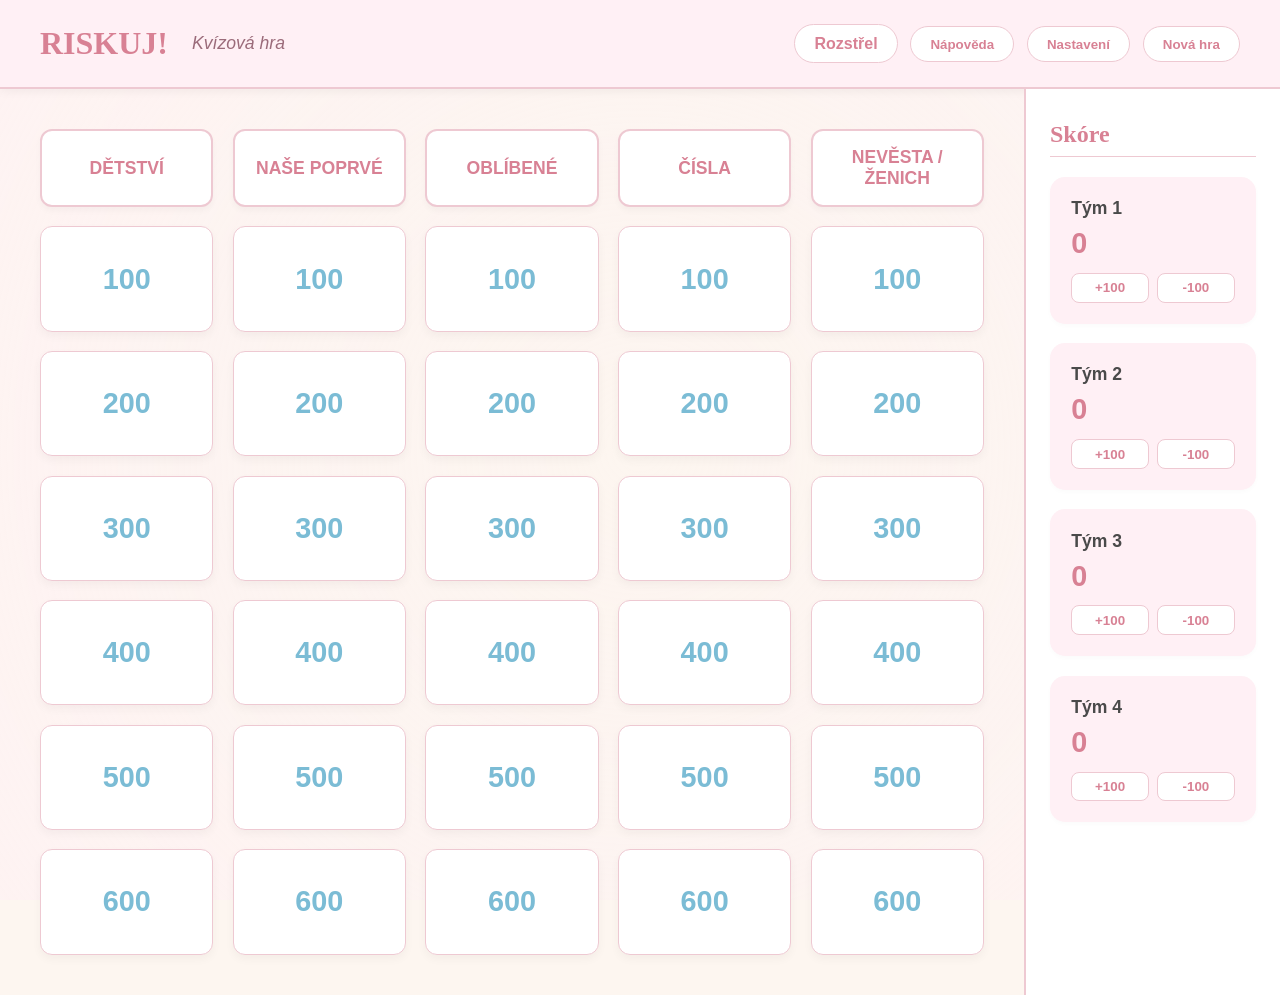
<file: index.html>
<!DOCTYPE html>
<html lang="cs">
<head>
    <meta charset="UTF-8">
    <meta name="viewport" content="width=device-width, initial-scale=1.0">
    <title>RISKUJ!</title>
    <link rel="stylesheet" href="style.css">
</head>
<body>
    <div id="app">
        <header>
            <h1>RISKUJ!</h1>
            <p>Kvízová hra</p>
            <div class="header-buttons">
                <a href="final.html" class="final-btn-link">Rozstřel</a>
                <button id="btn-help">Nápověda</button>
                <button id="btn-settings">Nastavení</button>
                <button id="btn-new-game">Nová hra</button>
            </div>
        </header>

        <main>
            <div id="game-board" class="game-board">
                <!-- Generováno JS -->
            </div>
        </main>

        <aside id="scoreboard">
            <h2>Skóre</h2>
            <div id="teams-list">
                <!-- Generováno JS -->
            </div>
        </aside>

        <!-- Modal Otázka -->
        <div id="modal-question" class="modal">
            <div class="modal-content">
                <div id="q-header">
                    <span id="q-category">Kategorie</span>
                    <div id="q-timer" class="q-timer q-timer-hidden">20</div>
                    <span id="q-points">100</span>
                </div>
                <div id="q-body">
                    <p id="q-text">Otázka...</p>
                </div>
                <div id="q-answer-container" class="hidden">
                    <p id="q-answer">Odpověď...</p>
                </div>
                <div id="q-footer">
                    <button id="btn-show-answer">Zobrazit odpověď</button>
                    <div id="q-actions" class="hidden">
                        <div id="active-team-shortcut" class="hidden">
                            <p>Tým na řadě: <strong id="active-team-name-display"></strong></p>
                            <div class="active-team-btns">
                                <button id="btn-active-correct" class="q-team-btn correct">SPRÁVNĚ (+)</button>
                                <button id="btn-active-wrong" class="q-team-btn wrong">ŠPATNĚ (-)</button>
                            </div>
                            <hr style="margin: 2rem 0; border: 0; border-top: 1px solid var(--border-color); opacity: 0.5;">
                        </div>
                        <p id="q-other-teams-label">Odpověděl jiný tým?</p>
                        <div id="q-team-buttons"></div>
                        <button id="btn-nobody">Nikdo / Zavřít</button>
                    </div>
                </div>
            </div>
        </div>

        <!-- Modal Nastavení -->
        <div id="modal-settings" class="modal">
            <div class="modal-content">
                <h2>Nastavení</h2>
                <div class="settings-section">
                    <h3>Týmy</h3>
                    <div id="settings-teams-list"></div>
                    <button id="btn-add-team">Přidat tým</button>
                </div>
                <div class="settings-section">
                    <h3>Akce</h3>
                    <button id="btn-reset-teams">Obnovit výchozí názvy týmů</button>
                    <button id="btn-reset-game">Resetovat vše</button>
                </div>
                <button id="btn-close-settings">Zavřít</button>
            </div>
        </div>

        <!-- Modal Konec hry -->
        <div id="modal-endgame" class="modal">
            <div class="modal-content">
                <h2>Konec hry</h2>
                <div id="endgame-results"></div>
                <button id="btn-restart">Hrát znovu</button>
                <a href="final.html" class="final-link">Pokračovat do finále (Rozstřel) →</a>
            </div>
        </div>

        <!-- Modal Nápověda -->
        <div id="modal-help" class="modal">
            <div class="modal-content help-content">
                <h2>Jak hrát RISKUJ!</h2>
                <div class="help-section">
                    <h3>Pravidla hry</h3>
                    <ul>
                        <li>Hra je rozdělena do 5 kategorií s otázkami různé bodové hodnoty (100–600 bodů).</li>
                        <li>Tým, který je na řadě, si vybere kategorii a bodovou hodnotu.</li>
                        <li><strong>ZLATÁ CIHLA:</strong> Skrytá odměna! Tým, který si ji vybere, získává body zdarma bez otázky.</li>
                        <li><strong>BONUSOVÁ OTÁZKA:</strong> Odemkne se po zodpovězení všech otázek v dané kategorii. Kliknutím na název kategorie se otevře bonusová otázka za <strong>800 bodů</strong>.</li>
                        <li><strong>Časový limit:</strong> Na každou otázku je limit 20 sekund.</li>
                    </ul>
                </div>
                <div class="help-section">
                    <h3>Bodování a ovládání</h3>
                    <ul>
                        <li>Po přečtení otázky a uplynutí času (nebo dřívějším zodpovězení) klikněte na <strong>"Zobrazit odpověď"</strong> (nebo stiskněte <strong>Mezerník</strong>).</li>
                        <li>Následně vyberte tým a stiskněte <strong>"+"</strong> pro přičtení bodů nebo <strong>"-"</strong> pro odečtení.</li>
                        <li>Pokud nikdo neodpověděl, použijte tlačítko <strong>"Nikdo / Zavřít"</strong>.</li>
                        <li>Skóre lze ručně korigovat v pravém panelu pomocí tlačítek +100/-100, nebo <strong>kliknutím přímo na číslo skóre</strong> pro ruční zadání.</li>
                        <li>Kliknutím na kartu týmu v pravém panelu jej označíte jako <strong>aktivní</strong> (na řadě).</li>
                        <li>Klávesové zkratky: Čísla <strong>1, 2, 3, ...</strong> na klávesnici přidělí body odpovídajícímu týmu po zobrazení odpovědi. Pro aktivní tým můžete použít klávesy <strong>"+"</strong> a <strong>"-"</strong>. <strong>Esc</strong> zavře modální okno.</li>
                    </ul>
                </div>
                <div class="help-section">
                    <h3>Finále (Rozstřel)</h3>
                    <ul>
                        <li>Po odehrání všech otázek se zobrazí celkové pořadí.</li>
                        <li>Následně se můžete přesunout do speciálního rozstřelu tlačítkem "Pokračovat do finále".</li>
                    </ul>
                </div>
                <button id="btn-close-help">Zavřít nápovědu</button>
            </div>
        </div>
    </div>
    <script src="script.js"></script>
</body>
</html>
</file>
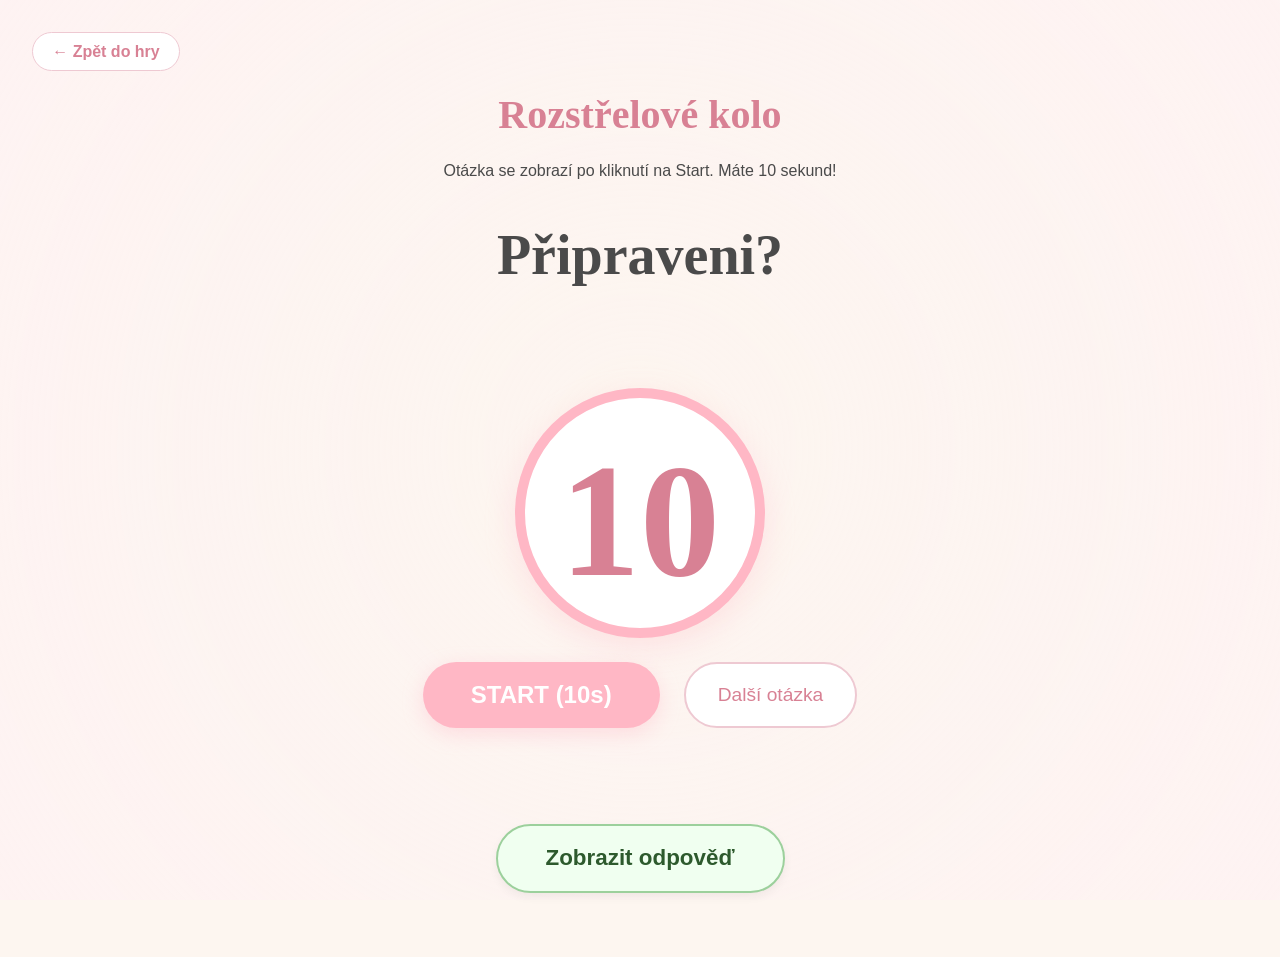
<file: final.html>
<!DOCTYPE html>
<html lang="cs">
<head>
    <meta charset="UTF-8">
    <meta name="viewport" content="width=device-width, initial-scale=1.0">
    <title>RISKUJ! - Rozstřel</title>
    <link rel="stylesheet" href="style.css">
    <style>
        .final-container {
            display: flex;
            flex-direction: column;
            align-items: center;
            justify-content: flex-start; /* Změna z center na flex-start pro lepší scrollování při zoomu */
            min-height: 100vh;
            text-align: center;
            padding: 4rem 2.5rem;
            box-sizing: border-box;
        }
        
        h1 {
            color: #d88194;
            font-family: 'Georgia', serif;
            font-size: clamp(1.8rem, 5vw, 2.5rem);
            margin-bottom: 0.5rem;
        }

        .instructions {
            color: #9b6b7a;
            font-style: italic;
            margin-bottom: 2rem;
            font-size: 1.1rem;
        }

        #timer {
            font-size: clamp(5rem, 15vw, 10rem);
            font-weight: bold;
            color: #d88194;
            margin: 1.5rem 0;
            font-family: 'Georgia', serif;
            width: clamp(150px, 30vh, 250px); /* Responzivnější velikost vůči výšce */
            height: clamp(150px, 30vh, 250px);
            display: flex;
            align-items: center;
            justify-content: center;
            border: 10px solid var(--accent);
            border-radius: 50%;
            background: #fff;
            box-shadow: 0 10px 30px rgba(255, 183, 197, 0.3);
            transition: all 0.3s;
            flex-shrink: 0;
            line-height: 1;
            padding-top: 0.1em; /* Optické vycentrování čísla */
        }
        
        #timer.low-time {
            color: #ff0000;
            border-color: #ff0000;
            animation: pulse-red 0.8s infinite;
        }

        #timer.timer-stop {
            border: none;
            background: transparent;
            box-shadow: none;
            width: auto;
            height: auto;
            color: #ff0000;
        }

        @keyframes pulse-red {
            0% { transform: scale(1); box-shadow: 0 0 0px rgba(255, 0, 0, 0); }
            50% { transform: scale(1.05); box-shadow: 0 0 30px rgba(255, 0, 0, 0.4); }
            100% { transform: scale(1); box-shadow: 0 0 0px rgba(255, 0, 0, 0); }
        }

        #final-q-text {
            font-size: clamp(1.5rem, 5vw, 3.5rem);
            margin-bottom: 3rem;
            max-width: 1000px;
            min-height: 120px;
            display: flex;
            align-items: center;
            justify-content: center;
            font-family: 'Georgia', serif;
            font-weight: bold;
            line-height: 1.2;
            color: var(--text-color);
        }

        .final-controls {
            display: flex;
            gap: 1.5rem;
            flex-wrap: wrap;
            justify-content: center;
        }

        #btn-start-timer {
            background: var(--accent);
            color: white;
            padding: 1.2rem 3rem;
            font-size: 1.5rem;
            border: none;
            border-radius: 50px;
            cursor: pointer;
            font-weight: bold;
            box-shadow: 0 6px 20px rgba(255, 183, 197, 0.4);
            transition: all 0.2s;
        }

        #btn-start-timer:hover {
            transform: translateY(-3px);
            box-shadow: 0 8px 25px rgba(255, 183, 197, 0.5);
        }

        #btn-next-final {
            background: white;
            border: 2px solid var(--border-color);
            color: #d88194;
            padding: 1rem 2rem;
            font-size: 1.2rem;
            border-radius: 50px;
            cursor: pointer;
            transition: all 0.2s;
        }
        
        #btn-next-final:hover {
            background: var(--header-bg);
        }

        .back-link {
            position: absolute;
            top: 2rem;
            left: 2rem;
            color: #d88194;
            text-decoration: none;
            font-weight: bold;
            padding: 0.6rem 1.2rem;
            background: white;
            border: 1px solid var(--border-color);
            border-radius: 20px;
            transition: all 0.2s;
            z-index: 10;
        }
        
        .back-link:hover {
            background: var(--accent);
            color: white;
        }

        .final-answer-btn {
            margin-top: 2rem;
            padding: 1.2rem 3rem;
            font-size: 1.4rem;
            background: #f0fff0;
            color: #2d5a2d;
            border: 2px solid #9cd09c;
            border-radius: 50px;
            cursor: pointer;
            font-weight: bold;
            transition: all 0.2s;
            box-shadow: 0 4px 10px rgba(0,0,0,0.05);
        }
        
        .final-answer-btn:hover {
            background: #e0f5e0;
            transform: scale(1.05);
        }

        #final-answer {
            margin-top: 2rem;
            font-size: clamp(1.2rem, 4vw, 2.8rem);
            color: #6a9e6a;
            font-weight: bold;
            font-style: italic;
            padding: 1rem;
            border-top: 2px dashed var(--border-color);
            width: 100%;
            max-width: 800px;
        }

        @media (max-width: 600px) {
            #timer {
                width: 180px;
                height: 180px;
                font-size: 5rem;
            }
            .final-controls {
                flex-direction: column;
            }
        }
    </style>
</head>
<body>
    <a href="index.html" class="back-link">← Zpět do hry</a>
    <div class="final-container">
        <h1>Rozstřelové kolo</h1>
        <p>Otázka se zobrazí po kliknutí na Start. Máte 10 sekund!</p>
        
        <div id="final-q-text">Připraveni?</div>
        <div id="timer">10</div>

        <div class="final-controls">
            <button id="btn-start-timer">START (10s)</button>
            <button id="btn-next-final">Další otázka</button>
        </div>
        
        <div id="final-answer" style="margin-top: 30px; font-size: 2.2rem; color: #8ab68a; font-weight: bold; visibility: hidden;"></div>
        <button id="btn-show-final-answer" class="final-answer-btn">Zobrazit odpověď</button>
    </div>

    <script>
        let finalQuestions = [];

        let currentIdx = 0;
        let timeLeft = 10;
        let timerInterval = null;

        const qText = document.getElementById('final-q-text');
        const timerDisplay = document.getElementById('timer');
        const ansDisplay = document.getElementById('final-answer');
        const btnStart = document.getElementById('btn-start-timer');
        const btnNext = document.getElementById('btn-next-final');
        const btnShowAns = document.getElementById('btn-show-final-answer');

        async function loadFinalData() {
            try {
                const response = await fetch('game_data.json');
                const data = await response.json();
                finalQuestions = data.final;
            } catch (error) {
                console.error('Chyba při načítání dat:', error);
                qText.innerText = "Chyba při načítání dat.";
            }
        }

        function startTimer() {
            if (finalQuestions.length === 0) return;
            if (timerInterval) clearInterval(timerInterval);
            
            timeLeft = 10;
            timerDisplay.innerText = timeLeft;
            timerDisplay.classList.remove('low-time', 'timer-stop');
            
            qText.innerText = finalQuestions[currentIdx].q;
            ansDisplay.innerText = "Odpověď: " + finalQuestions[currentIdx].a;
            ansDisplay.style.visibility = "hidden";
            
            timerInterval = setInterval(() => {
                timeLeft--;
                timerDisplay.innerText = timeLeft;
                
                if (timeLeft <= 3) {
                    timerDisplay.classList.add('low-time');
                }
                
                if (timeLeft <= 0) {
                    clearInterval(timerInterval);
                    timerDisplay.innerText = "STOP!";
                    timerDisplay.classList.add('timer-stop');
                }
            }, 1000);
        }

        loadFinalData();

        btnStart.onclick = startTimer;
        
        btnNext.onclick = () => {
            if (finalQuestions.length === 0) return;
            currentIdx = (currentIdx + 1) % finalQuestions.length;
            qText.innerText = "Připraveni na další?";
            timerDisplay.innerText = "10";
            timerDisplay.classList.remove('low-time', 'timer-stop');
            ansDisplay.style.visibility = "hidden";
            if (timerInterval) clearInterval(timerInterval);
        };

        btnShowAns.onclick = () => {
            ansDisplay.style.visibility = "visible";
        };
    </script>
</body>
</html>
</file>
<file: style.css>
:root {
    --bg-color: #fdf6f0;
    --card-bg: #ffffff;
    --card-hover: #f0f7ff;
    --accent: #ffb7c5;
    --text-color: #4a4a4a;
    --header-bg: #fff0f5;
    --modal-overlay: rgba(255, 255, 255, 0.9);
    --used-card: #f5f5f5;
    --points-color: #7bbcd5;
    --correct-color: #b8e0b8;
    --wrong-color: #f4b0b0;
    --border-color: #eec9d2;
}

*, *::before, *::after {
    box-sizing: border-box;
}

body {
    margin: 0;
    font-family: 'Segoe UI', Tahoma, Geneva, Verdana, sans-serif;
    background-color: var(--bg-color);
    color: var(--text-color);
    overflow-x: hidden;
}

body::before {
    content: "";
    position: fixed;
    top: 0;
    left: 0;
    width: 100%;
    height: 100%;
    background: radial-gradient(circle, rgba(255,255,255,0) 0%, rgba(255,240,245,0.5) 100%);
    pointer-events: none;
    z-index: -1;
}

#app {
    display: grid;
    grid-template-areas: 
        "header header"
        "main sidebar";
    grid-template-columns: 1fr minmax(240px, 20%);
    grid-template-rows: auto 1fr;
    min-height: 100vh;
    width: 100%;
}

header {
    grid-area: header;
    background-color: var(--header-bg);
    padding: 1.5rem 2.5rem;
    display: flex;
    align-items: center;
    justify-content: space-between;
    border-bottom: 2px solid var(--border-color);
    box-shadow: 0 2px 10px rgba(0,0,0,0.05);
}

header h1 {
    margin: 0;
    font-size: 2rem;
    color: #d88194;
    font-family: 'Georgia', serif;
}

header p {
    margin: 0 0 0 1.5rem;
    font-size: 1.1rem;
    font-style: italic;
    color: #9b6b7a;
    flex-grow: 1;
}

.header-buttons button, .final-btn-link {
    margin-left: 0.5rem;
    padding: 0.6rem 1.2rem;
    cursor: pointer;
    background: #fff;
    border: 1px solid var(--border-color);
    color: #d88194;
    border-radius: 20px;
    font-weight: bold;
    transition: all 0.2s;
    text-decoration: none;
    display: inline-block;
}

.header-buttons button:hover, .final-btn-link:hover {
    background: var(--accent);
    color: white;
    transform: translateY(-2px);
}

main {
    grid-area: main;
    padding: 2.5rem;
}

.game-board {
    display: grid;
    grid-template-columns: repeat(5, 1fr);
    gap: 1.2rem;
}

.category-name {
    background: #fff;
    padding: 1rem;
    text-align: center;
    font-weight: bold;
    border-radius: 12px;
    border: 2px solid var(--border-color);
    font-size: 1.1rem;
    text-transform: uppercase;
    display: flex;
    align-items: center;
    justify-content: center;
    min-height: 70px;
    color: #d88194;
    box-shadow: 0 4px 6px rgba(0,0,0,0.03);
    cursor: default;
    transition: all 0.3s;
}

.category-name.bonus-ready {
    cursor: pointer;
    background-color: var(--header-bg);
    border-color: var(--accent);
    box-shadow: 0 0 15px rgba(255, 183, 197, 0.5);
    animation: pulse 2s infinite;
}

@keyframes pulse {
    0% { transform: scale(1); }
    50% { transform: scale(1.02); }
    100% { transform: scale(1); }
}

.question-card {
    background: var(--card-bg);
    border: 1px solid var(--border-color);
    border-radius: 12px;
    padding: 2.2rem 1rem;
    text-align: center;
    font-size: 1.8rem;
    font-weight: bold;
    color: var(--points-color);
    cursor: pointer;
    transition: all 0.2s cubic-bezier(0.175, 0.885, 0.32, 1.275);
    box-shadow: 0 4px 10px rgba(0,0,0,0.04);
}

.question-card:hover:not(.used) {
    background: var(--card-hover);
    transform: translateY(-5px);
    box-shadow: 0 10px 20px rgba(0,0,0,0.08);
}

.question-card.used {
    background: var(--used-card);
    color: #d0d0d0;
    cursor: default;
    border-style: solid;
    opacity: 0.6;
    box-shadow: none;
}

#scoreboard {
    grid-area: sidebar;
    background: #fff;
    border-left: 2px solid var(--border-color);
    padding: 2rem 1.5rem;
}

#scoreboard h2 {
    color: #d88194;
    font-family: 'Georgia', serif;
    margin-top: 0;
    border-bottom: 1px solid var(--border-color);
    padding-bottom: 0.5rem;
}

.team-item {
    background: var(--header-bg);
    border: 2px solid transparent;
    padding: 1.2rem;
    border-radius: 15px;
    margin-bottom: 1.2rem;
    box-shadow: 0 2px 5px rgba(0,0,0,0.02);
    transition: all 0.3s;
    cursor: pointer;
}

.team-item.active-team {
    border-color: var(--accent);
    background: #fff;
    transform: scale(1.05);
    box-shadow: 0 5px 15px rgba(255, 183, 197, 0.3);
}

.team-item.active-team::after {
    content: "★";
    position: absolute;
    top: 10px;
    right: 10px;
    color: var(--accent);
    font-size: 1.2rem;
}

.team-name {
    font-weight: bold;
    display: block;
    margin-bottom: 0.5rem;
    font-size: 1.1rem;
    color: #4a4a4a;
}

.team-score {
    font-size: 1.8rem;
    color: #d88194;
    display: block;
    font-weight: bold;
    margin-bottom: 0.8rem;
    cursor: pointer;
}

.team-score:hover {
    text-decoration: underline;
}

.team-controls {
    display: flex;
    gap: 0.5rem;
}

.team-controls button {
    flex: 1;
    padding: 0.4rem;
    cursor: pointer;
    background: #fff;
    border: 1px solid var(--border-color);
    color: #d88194;
    border-radius: 8px;
    font-weight: bold;
}

.team-controls button:hover {
    background: var(--accent);
    color: white;
}

/* Modals */
.modal {
    display: none;
    position: fixed;
    top: 0;
    left: 0;
    width: 100%;
    height: 100%;
    background: var(--modal-overlay);
    z-index: 1000;
    overflow-y: auto;
    padding: 2rem 0;
    box-sizing: border-box;
    backdrop-filter: blur(5px);
}

.modal.active {
    display: flex;
    justify-content: center;
    align-items: flex-start;
}

.modal-content {
    background: white;
    padding: clamp(1rem, 5vw, 3rem);
    border-radius: 20px;
    max-width: 95%;
    width: 950px;
    margin: 2rem auto;
    border: 1px solid var(--border-color);
    text-align: center;
    box-shadow: 0 25px 50px -12px rgba(0, 0, 0, 0.25);
    position: relative;
    animation: modalSlideUp 0.4s ease-out;
}

@keyframes modalSlideUp {
    from { transform: translateY(30px); opacity: 0; }
    to { transform: translateY(0); opacity: 1; }
}

#q-header {
    display: grid;
    grid-template-columns: 1fr auto 1fr;
    align-items: center;
    margin-bottom: 3rem;
    font-size: 1.2rem;
    color: #9b6b7a;
    font-weight: bold;
    text-transform: uppercase;
    letter-spacing: 1px;
}

#q-category {
    text-align: left;
}

#q-points {
    text-align: right;
    color: var(--points-color);
}

.q-timer {
    font-size: 3.5rem;
    color: #d88194;
    font-family: 'Georgia', serif;
    width: 100px;
    height: 100px;
    display: flex;
    align-items: center;
    justify-content: center;
    border: 5px solid var(--accent);
    border-radius: 50%;
    transition: all 0.3s;
    background: #fff;
    box-shadow: 0 5px 15px rgba(255, 183, 197, 0.3);
    margin: 0 auto;
    line-height: 1;
    padding-top: 0.1em; /* Optické vycentrování čísla */
}

.q-timer.low-time {
    color: #ff0000;
    border-color: #ff0000;
    animation: pulse-red 0.8s infinite;
}

@keyframes pulse-red {
    0% { transform: scale(1); box-shadow: 0 0 0px rgba(255, 0, 0, 0); }
    50% { transform: scale(1.05); box-shadow: 0 0 20px rgba(255, 0, 0, 0.3); }
    100% { transform: scale(1); box-shadow: 0 0 0px rgba(255, 0, 0, 0); }
}

.q-timer-hidden {
    visibility: hidden;
}

#q-body {
    padding: 2rem 0;
    min-height: 200px;
    display: flex;
    align-items: center;
    justify-content: center;
    width: 100%;
}

#q-text {
    font-size: clamp(1.5rem, 4vw, 3.5rem);
    margin: 0;
    line-height: 1.3;
    color: #333;
    font-family: 'Georgia', serif;
    font-weight: bold;
    width: 100%;
    overflow-wrap: break-word;
    word-wrap: break-word;
    hyphens: auto;
}

#q-answer-container {
    margin-top: 2rem;
    padding-top: 2rem;
    border-top: 2px dashed var(--border-color);
    animation: fadeIn 0.5s ease;
}

@keyframes fadeIn {
    from { opacity: 0; }
    to { opacity: 1; }
}

#q-answer {
    font-size: clamp(1.2rem, 3vw, 2.8rem);
    color: #6a9e6a;
    margin-bottom: 2rem;
    font-weight: bold;
    font-style: italic;
    width: 100%;
    overflow-wrap: break-word;
    word-wrap: break-word;
    hyphens: auto;
}

.hidden {
    display: none;
}

#q-team-buttons {
    display: flex;
    flex-wrap: wrap;
    gap: 1.2rem;
    justify-content: center;
    margin: 2rem 0;
}

.q-team-btn {
    padding: 1rem 1.8rem;
    font-size: 1.1rem;
    cursor: pointer;
    background: #fff;
    border: 2px solid var(--border-color);
    color: #4a4a4a;
    border-radius: 15px;
    font-weight: bold;
    transition: all 0.2s;
    min-width: 150px;
    box-shadow: 0 2px 5px rgba(0,0,0,0.05);
}

.q-team-btn:hover {
    transform: translateY(-2px);
    box-shadow: 0 5px 15px rgba(0,0,0,0.1);
}

.q-team-btn.correct { 
    border-color: #9cd09c; 
    background: #f0fff0; 
    color: #2d5a2d; 
}

.q-team-btn.wrong { 
    border-color: #f0a0a0; 
    background: #fff5f5; 
    color: #a04040; 
}

#btn-show-answer {
    padding: 1.5rem 5rem;
    font-size: 1.6rem;
    background: var(--accent);
    color: #fff;
    border: none;
    border-radius: 50px;
    cursor: pointer;
    font-weight: bold;
    box-shadow: 0 6px 20px rgba(255, 183, 197, 0.5);
    transition: all 0.3s;
}

#btn-show-answer:hover {
    transform: scale(1.05);
    background: #ffc2cd;
    box-shadow: 0 8px 25px rgba(255, 183, 197, 0.6);
}

.active-team-btns {
    display: flex;
    gap: 2rem;
    justify-content: center;
    margin-bottom: 1rem;
}

.active-team-btns .q-team-btn {
    font-size: 1.4rem;
    padding: 1.5rem 3rem;
    min-width: 200px;
}

#active-team-name-display {
    color: var(--accent);
    font-size: 1.6rem;
}

#q-actions p {
    font-size: 1.4rem;
    color: #9b6b7a;
    font-weight: bold;
    margin-bottom: 1.5rem;
}

.active-team-btn-border {
    border: 2px solid var(--accent) !important;
    box-shadow: 0 0 10px rgba(255, 183, 197, 0.4);
}

#btn-nobody {
    background: transparent;
    border: 2px solid #eec9d2;
    color: #9b6b7a;
    padding: 0.8rem 2rem;
    border-radius: 20px;
    cursor: pointer;
    margin-top: 2rem;
    font-weight: bold;
    transition: all 0.2s;
}

#btn-nobody:hover {
    background: #fff0f5;
    color: #d88194;
}

/* Settings */
.settings-section {
    margin-bottom: 2.5rem;
    text-align: left;
}

.setting-team-row {
    display: flex;
    gap: 1rem;
    margin-bottom: 0.8rem;
    align-items: center;
}

.setting-team-row input {
    background: #fff;
    border: 1px solid var(--border-color);
    color: #4a4a4a;
    padding: 0.7rem 1rem;
    border-radius: 10px;
    flex-grow: 1;
    font-size: 1rem;
}

/* Golden Brick Effect */
.modal.gold-brick-active .modal-content {
    background: linear-gradient(135deg, #fff9e6 0%, #ffffff 50%, #fff9e6 100%);
    border-color: #ffd700;
    box-shadow: 0 0 50px rgba(255, 215, 0, 0.6);
    animation: gold-glow 3s infinite alternate, shake 0.5s ease-in-out;
}

@keyframes shake {
    0% { transform: translate(1px, 1px) rotate(0deg); }
    10% { transform: translate(-1px, -2px) rotate(-1deg); }
    20% { transform: translate(-3px, 0px) rotate(1deg); }
    30% { transform: translate(3px, 2px) rotate(0deg); }
    40% { transform: translate(1px, -1px) rotate(1deg); }
    50% { transform: translate(-1px, 2px) rotate(-1deg); }
    60% { transform: translate(-3px, 1px) rotate(0deg); }
    70% { transform: translate(3px, 1px) rotate(-1deg); }
    80% { transform: translate(-1px, -1px) rotate(1deg); }
    90% { transform: translate(1px, 2px) rotate(0deg); }
    100% { transform: translate(1px, -2px) rotate(-1deg); }
}

@keyframes gold-glow {
    from { box-shadow: 0 0 30px rgba(255, 215, 0, 0.4); }
    to { box-shadow: 0 0 60px rgba(255, 215, 0, 0.8); }
}

.modal.gold-brick-active #q-body {
    color: #b8860b;
    text-shadow: 1px 1px 2px rgba(0,0,0,0.1);
    transform: translateY(-30px);
}

#btn-reset-teams { background: #fff; color: #9b6b7a; border: 1px solid var(--border-color); margin-right: 0.5rem; }
#btn-reset-teams:hover { background: #fdf6f0; }

#btn-add-team, #btn-close-settings, #btn-reset-game, #btn-restart, #btn-reset-teams {
    padding: 0.8rem 1.8rem;
    cursor: pointer;
    border-radius: 25px;
    font-weight: bold;
    border: 1px solid var(--border-color);
    transition: all 0.2s;
}

#btn-add-team { background: var(--header-bg); color: #d88194; }
#btn-close-settings { background: #fff; color: #d88194; margin-top: 1.5rem; }
#btn-reset-game { background: #f4b0b0; color: white; border: none; }
#btn-restart { background: var(--accent); color: #fff; border: none; font-size: 1.4rem; margin-top: 2rem; padding: 1.2rem 3rem;}

.endgame-team {
    display: flex;
    justify-content: space-between;
    padding: 1.2rem;
    font-size: 1.8rem;
    border-bottom: 1px solid var(--border-color);
}

.winner {
    background: var(--header-bg);
    color: #d88194;
    border: 2px solid var(--accent);
    border-radius: 15px;
    font-weight: bold;
}

.final-link {
    display: block;
    margin-top: 1rem;
    color: #9b6b7a;
    text-decoration: none;
    font-weight: bold;
}

/* Confetti effect */
.confetti-container {
    position: fixed;
    top: 0;
    left: 0;
    width: 100%;
    height: 100%;
    pointer-events: none;
    z-index: 9999;
}

.confetti {
    position: absolute;
    width: 10px;
    height: 10px;
    background: var(--accent);
    animation: confetti-fall 3s ease-in-out infinite;
}

@keyframes confetti-fall {
    0% { transform: translateY(-100vh) rotate(0deg); opacity: 1; }
    100% { transform: translateY(100vh) rotate(720deg); opacity: 0; }
}
.help-content {
    text-align: left;
    max-height: 85vh;
    overflow-y: auto;
}

.help-section {
    margin-bottom: 2rem;
}

.help-section h3 {
    color: #d88194;
    border-bottom: 1px solid var(--border-color);
    padding-bottom: 0.5rem;
}

.help-section ul {
    padding-left: 1.5rem;
}

.help-section li {
    margin-bottom: 0.5rem;
    line-height: 1.4;
}

#btn-close-help {
    display: block;
    margin: 2rem auto 0;
    padding: 0.8rem 2rem;
    background: var(--accent);
    color: white;
    border: none;
    border-radius: 25px;
    cursor: pointer;
    font-weight: bold;
}

/* Responsivity for Projectors and different screens */
@media (max-width: 1200px) {
    .game-board {
        gap: 0.8rem;
    }
    .question-card {
        padding: 1.5rem 0.5rem;
        font-size: 1.4rem;
    }
}

@media (max-height: 800px) {
    header {
        padding: 0.8rem 1.5rem;
    }
    header h1 {
        font-size: 1.5rem;
    }
    main {
        padding: 1rem;
    }
    .category-name {
        min-height: 50px;
        padding: 0.5rem;
        font-size: 0.9rem;
    }
    .question-card {
        padding: 1rem 0.5rem;
    }
}

@media (max-width: 1100px) {
    #app {
        grid-template-areas: 
            "header"
            "main"
            "sidebar";
        grid-template-columns: 1fr;
    }
    #scoreboard {
        border-left: none;
        border-top: 2px solid var(--border-color);
    }
    #teams-list {
        display: flex;
        flex-wrap: wrap;
        gap: 1rem;
    }
    .team-item {
        flex: 1;
        min-width: 200px;
    }
}
</file>
